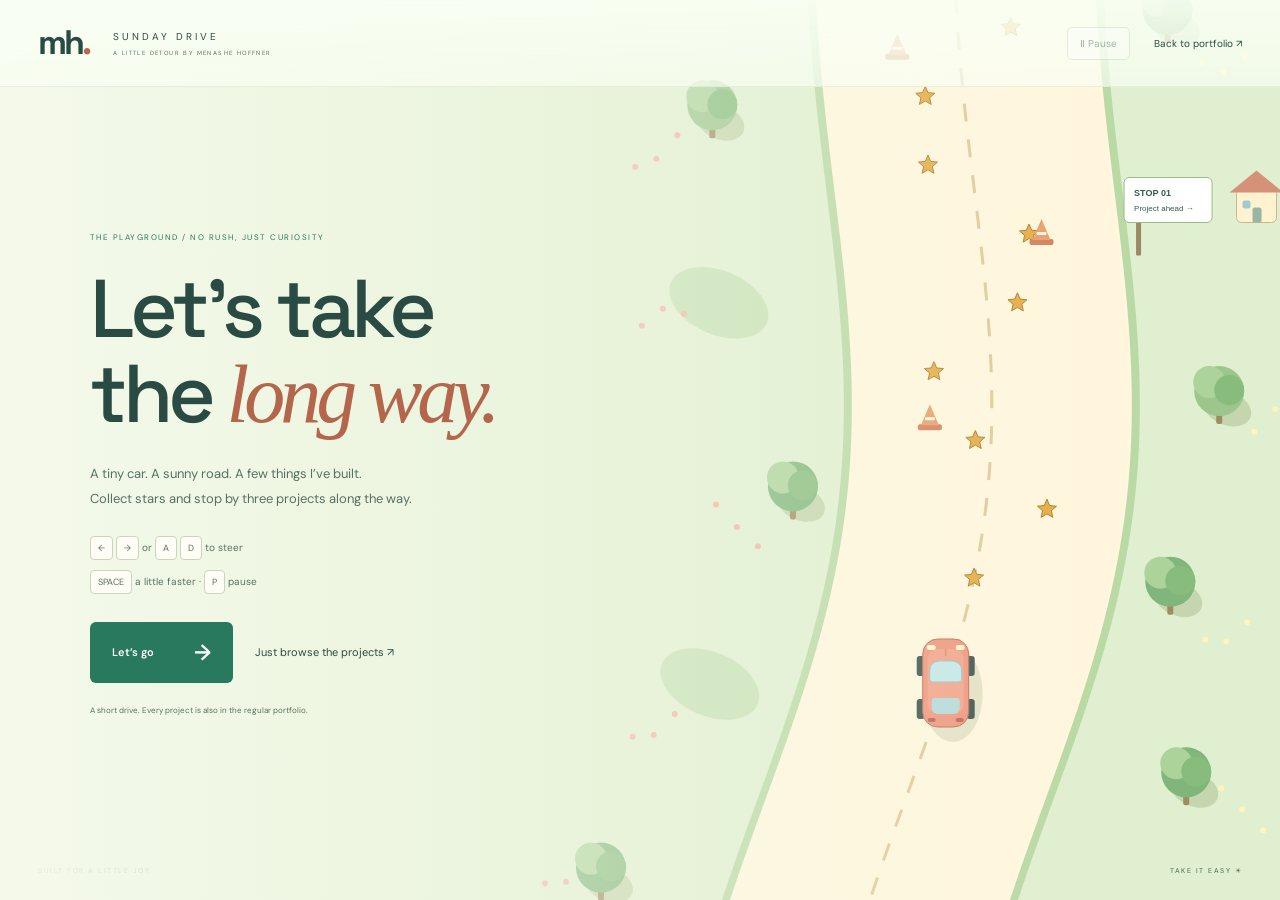
<file: drive.html>
<!doctype html>
<html lang="en">
<head>
  <meta charset="utf-8"><meta name="viewport" content="width=device-width, initial-scale=1"><meta name="theme-color" content="#eef5df">
  <meta name="description" content="A little Sunday Drive through Menashe Hoffner’s portfolio. An optional, playful road trip with three project stops.">
  <title>Sunday Drive — Menashe Hoffner</title>
  <link rel="icon" href="images/favicon.ico"><link rel="preconnect" href="https://fonts.googleapis.com"><link rel="preconnect" href="https://fonts.gstatic.com" crossorigin>
  <link href="https://fonts.googleapis.com/css2?family=DM+Sans:wght@400;500;600;700&family=Space+Grotesk:wght@400;500;600;700&display=swap" rel="stylesheet">
  <link rel="stylesheet" href="drive.css?v=play-2"><script src="projects.js" defer></script><script src="drive-engine.js" defer></script><script src="drive.js?v=play-2" defer></script>
</head>
<body>
  <main class="drive-app" aria-label="Sunday Drive portfolio game">
    <canvas id="drive-scene" tabindex="0" role="application" aria-label="Sunday Drive. Use left and right arrows or A and D to steer. Space to accelerate. P to pause."></canvas>
    <header class="drive-header"><a class="drive-brand" href="index.html" aria-label="Menashe Hoffner portfolio">mh<span>.</span></a><div class="drive-wordmark">SUNDAY DRIVE<small>A LITTLE DETOUR BY MENASHE HOFFNER</small></div><div class="drive-header-actions"><button id="pause-drive" type="button" disabled aria-label="Pause drive">Ⅱ Pause</button><a href="index.html#play">Back to portfolio ↗</a></div></header>
    <div class="drive-hud" id="drive-hud" hidden><div><small>THE SCENIC ROUTE</small><strong id="drive-stop-count">00 / 03</strong><span>project stops</span></div><div class="drive-score"><small>LITTLE SOUVENIRS</small><strong>✦ <span id="drive-stars">0</span></strong><span id="drive-speed">Taking it easy</span></div><div class="drive-progress"><i id="drive-progress"></i></div></div>
    <section class="drive-overlay" id="drive-overlay" aria-labelledby="drive-heading"><div class="drive-panel" id="drive-panel"><p class="drive-eyebrow">THE PLAYGROUND / NO RUSH, JUST CURIOSITY</p><h1 id="drive-heading">Let’s take<br>the <em>long way.</em></h1><p class="drive-description">A tiny car. A sunny road. A few things I’ve built.<br> Collect stars and stop by three projects along the way.</p><div class="drive-guide"><span><kbd>←</kbd> <kbd>→</kbd> or <kbd>A</kbd> <kbd>D</kbd> to steer</span><span><kbd>SPACE</kbd> a little faster · <kbd>P</kbd> pause</span><span class="mobile-guide">Use the touch arrows to steer. Hold Boost for a little speed.</span></div><div class="drive-actions"><button class="drive-primary" id="start-drive" type="button">Let’s go <span>→</span></button><a href="index.html#work">Just browse the projects ↗</a></div><p class="drive-footnote">A short drive. Every project is also in the regular portfolio.</p></div></section>
    <div class="drive-touch" id="drive-touch" hidden><div><button type="button" data-steer="-1" aria-label="Steer left">←</button><button type="button" data-steer="1" aria-label="Steer right">→</button></div><button type="button" id="drive-boost">Boost ↑</button></div>
    <p class="drive-bottom" aria-hidden="true">BUILT FOR A LITTLE JOY <span>TAKE IT EASY ☀</span></p><p class="drive-status" role="status" id="drive-status">Ready for a Sunday drive.</p>
    <noscript><p class="drive-noscript">JavaScript starts the drive. You can always <a href="index.html#work">browse all projects here.</a></p></noscript>
  </main>
</body>
</html>
</file>
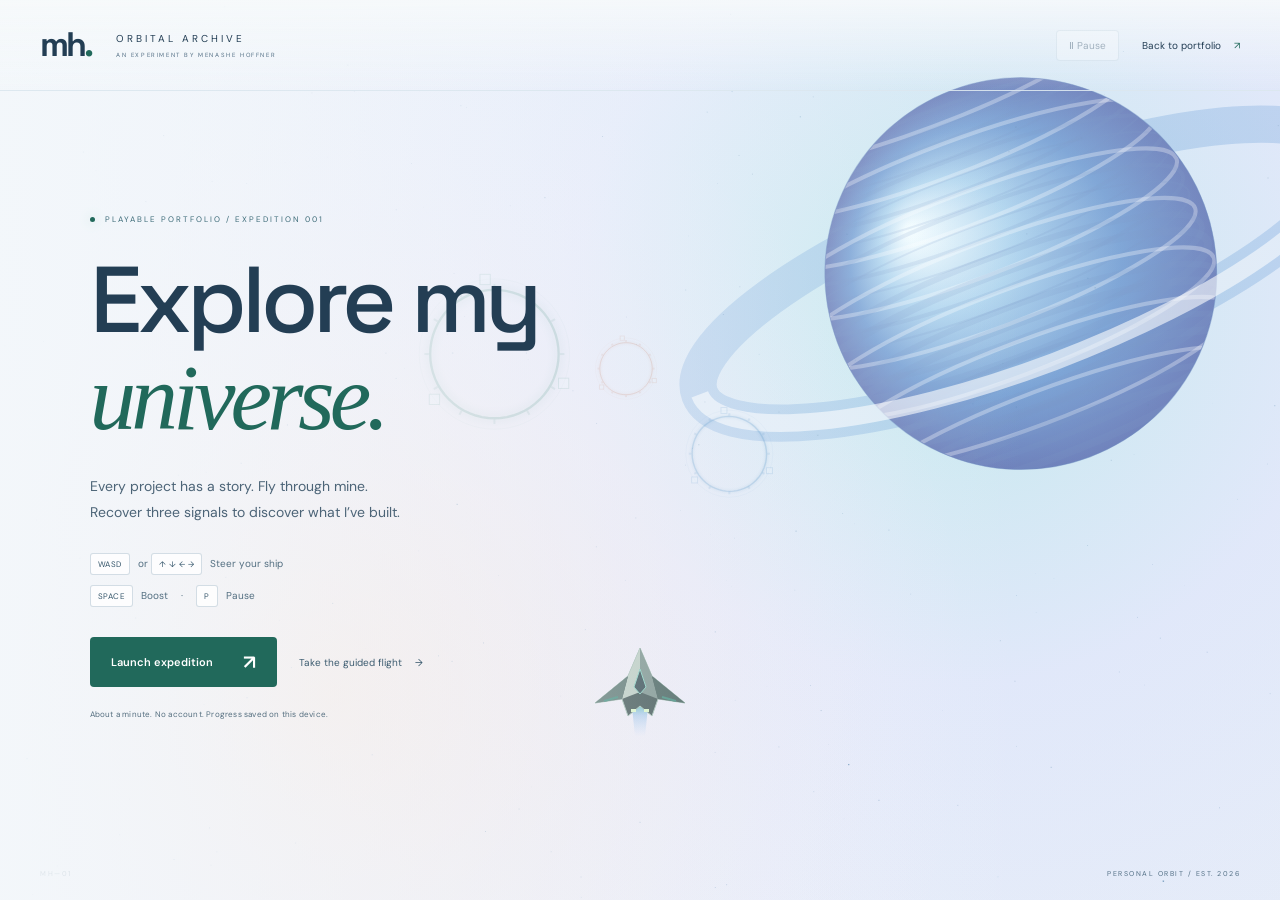
<file: game.html>
<!doctype html>
<html lang="en">
<head>
  <meta charset="utf-8"><meta name="viewport" content="width=device-width, initial-scale=1"><meta name="theme-color" content="#edf3fa">
  <meta name="description" content="Explore Menashe Hoffner’s portfolio as a space flight game. Pilot a ship, collect signals, and discover Python, Django, and computer vision projects.">
  <title>Orbital Archive — Menashe Hoffner</title>
  <link rel="icon" href="images/favicon.ico"><link rel="preconnect" href="https://fonts.googleapis.com"><link rel="preconnect" href="https://fonts.gstatic.com" crossorigin>
  <link href="https://fonts.googleapis.com/css2?family=DM+Sans:wght@400;500;600;700&family=Space+Grotesk:wght@400;500;600;700&display=swap" rel="stylesheet">
  <link rel="stylesheet" href="game.css?v=play-2"><script src="projects.js" defer></script><script src="flight-engine.js" defer></script><script src="game.js?v=play-2" defer></script>
</head>
<body>
  <main class="flight-app" aria-label="Orbital Archive portfolio game">
    <canvas id="flight-scene" tabindex="0" role="application" aria-label="Space flight. Use arrow keys or W A S D to steer, Space to boost, and P to pause." aria-describedby="flight-instructions"></canvas>
    <div class="flight-vignette" aria-hidden="true"></div>
    <header class="flight-header"><a class="flight-brand" href="index.html" aria-label="Menashe Hoffner portfolio">mh<span>.</span></a><div class="flight-wordmark">ORBITAL ARCHIVE<span>AN EXPERIMENT BY MENASHE HOFFNER</span></div><div class="flight-header-actions"><button id="pause-flight" type="button" aria-label="Pause flight" disabled>Ⅱ <span>Pause</span></button><a href="index.html#play">Back to portfolio <span aria-hidden="true">↗</span></a></div></header>
    <div class="flight-hud" id="flight-hud" hidden>
      <div class="mission-readout"><span class="hud-label">SIGNALS RECOVERED</span><strong><span id="signal-count">00</span><span class="hud-divider">/</span><span id="signal-total">03</span></strong><div class="signal-progress" id="signal-progress" aria-hidden="true"></div></div>
      <aside class="route-panel" aria-label="Project navigation"><span class="hud-label">FLIGHT PLAN</span><div id="route-list"></div><button class="assist-switch" id="assist-toggle" type="button" aria-pressed="false"><span class="assist-indicator"></span>Navigation assist <span id="assist-state">OFF</span></button></aside>
      <div class="flight-crosshair" aria-hidden="true"><span></span></div>
      <div class="target-readout"><span class="hud-label" id="target-label">NEXT SIGNAL</span><strong id="target-name">Drone Face Tracking</strong><span id="target-distance">160 u</span></div>
      <div class="flight-telemetry"><div><span class="hud-label">SCORE</span><strong id="flight-score">00000</strong></div><div class="shield-readout"><span class="hud-label">SHIELD <span id="shield-value">100%</span></span><div class="shield-track"><span id="shield-bar"></span></div></div><div><span class="hud-label">THRUST</span><strong id="flight-thrust">CRUISE</strong></div></div>
      <div class="flight-keyboard" id="flight-instructions"><span><kbd>W</kbd><kbd>A</kbd><kbd>S</kbd><kbd>D</kbd> / ARROWS TO STEER</span><span><kbd>SPACE</kbd> BOOST</span><span><kbd>P</kbd> PAUSE</span></div>
      <div class="touch-controls"><div class="touch-pad" role="group" aria-label="Steer the ship"><button type="button" data-steer="up" aria-label="Steer up">↑</button><button type="button" data-steer="left" aria-label="Steer left">←</button><span aria-hidden="true">✧</span><button type="button" data-steer="right" aria-label="Steer right">→</button><button type="button" data-steer="down" aria-label="Steer down">↓</button></div><button class="boost-button" id="touch-boost" type="button" aria-label="Hold to boost">↟<span>BOOST</span></button></div>
    </div>
    <section class="mission-overlay" id="mission-overlay" aria-labelledby="mission-heading">
      <div class="mission-panel intro-panel" id="mission-panel">
        <p class="flight-eyebrow"><span class="live-light"></span> PLAYABLE PORTFOLIO / EXPEDITION 001</p>
        <h1 id="mission-heading">Explore my<br><em>universe.</em></h1>
        <p class="mission-description">Every project has a story. Fly through mine.<br> Recover three signals to discover what I’ve built.</p>
        <div class="mission-controls-guide"><span><kbd>WASD</kbd> or <kbd>↑ ↓ ← →</kbd> Steer your ship</span><span><kbd>SPACE</kbd> Boost <span class="guide-dot">·</span> <kbd>P</kbd> Pause</span><span class="touch-flight-guide">Use the direction pad to steer.<br>Hold Boost to accelerate. Tap Ⅱ to pause.</span></div>
        <div class="mission-actions"><button class="flight-primary" id="launch-flight" type="button">Launch expedition <span aria-hidden="true">↗</span></button><button class="flight-secondary" id="launch-assisted" type="button">Take the guided flight <span aria-hidden="true">→</span></button></div>
        <p class="mission-footnote">About a minute. No account. Progress saved on this device.</p>
        <noscript><p>This experience needs JavaScript. <a href="index.html#work">Explore all projects directly →</a></p></noscript>
      </div>
    </section>
    <div class="flight-toast" id="flight-toast" role="status" aria-live="polite"></div>
    <div class="flight-status sr-only" id="flight-status" role="status" aria-live="polite"></div>
    <div class="flight-coordinate" aria-hidden="true">MH—01 <span>PERSONAL ORBIT / EST. 2026</span></div>
  </main>
</body>
</html>
</file>
<file: drive.css>
:root {
  --ink:#294b43;
  --muted:#577165;
  --green:#28795e;
  --line:#bad4b5;
  --cream:#fffdf4;
  --sans:'DM Sans',Arial,sans-serif;
  --display:'Space Grotesk',Arial,sans-serif;
  color-scheme:light;
}
* {
  box-sizing:border-box;
}
html,body {
  margin:0;
  height:100%;
  font-family:var(--sans);
  color:var(--ink);
  background:#e4f1d8;
}
[hidden] {
  display:none!important;
}
a {
  color:inherit;
  text-decoration:none;
}
button {
  cursor:pointer;
  font:inherit;
  color:inherit;
  border:0;
}
button:disabled {
  opacity:.4;
  cursor:default;
}
button:focus-visible,a:focus-visible,canvas:focus-visible {
  outline:3px solid #b65d43;
  outline-offset:4px;
}
button,a {
  -webkit-tap-highlight-color:transparent;
}
.drive-app {
  position:relative;
  height:100svh;
  min-height:600px;
  overflow:hidden;
  isolation:isolate;
}
#drive-scene {
  position:absolute;
  inset:0;
  width:100%;
  height:100%;
  display:block;
  touch-action:pan-y;
}
.drive-header {
  position:absolute;
  z-index:5;
  inset:0 0 auto;
  display:flex;
  align-items:center;
  gap:24px;
  padding:26px 38px;
  background:linear-gradient(#f9fff3ed,#f9fff3aa);
  border-bottom:1px solid #b2cba94d;
}
.drive-brand {
  font:700 34px/1 var(--display);
  letter-spacing:-3px;
}
.drive-brand span {
  color:#ba6651;
}
.drive-wordmark {
  font-size:10px;
  letter-spacing:3px;
}
.drive-wordmark small {
  display:block;
  font-size:6px;
  letter-spacing:1.4px;
  margin-top:6px;
  color:var(--muted);
}
.drive-header-actions {
  margin-left:auto;
  display:flex;
  gap:24px;
  align-items:center;
  font-size:10px;
}
.drive-header-actions button {
  background:#ffffffe0;
  padding:9px 12px;
  border:1px solid var(--line);
  border-radius:5px;
}
.drive-overlay {
  position:absolute;
  z-index:4;
  inset:0;
  padding:125px 7vw 70px;
  display:flex;
  align-items:center;
  pointer-events:none;
  background:linear-gradient(90deg,#f6faecef,transparent 85%);
}
.drive-panel {
  max-width:480px;
  pointer-events:auto;
}
.drive-eyebrow {
  font-size:8px;
  letter-spacing:1.5px;
  color:var(--green);
  margin:0 0 25px;
}
.drive-panel h1,.drive-panel h2 {
  font:500 clamp(56px,7.3vw,104px)/1.03 var(--display);
  letter-spacing:-5px;
  margin:0;
}
.drive-panel em {
  font-family:Georgia,serif;
  font-weight:400;
  color:#b3664b;
}
.drive-description {
  font-size:13px;
  line-height:1.9;
  color:var(--muted);
  margin:25px 0 0;
}
.drive-guide {
  display:grid;
  gap:10px;
  font-size:10px;
  color:var(--muted);
  margin-top:24px;
}
kbd {
  font:9px var(--sans);
  display:inline-block;
  padding:5px 7px;
  background:#fffdf5;
  border:1px solid #c9d5bd;
  border-radius:4px;
}
.mobile-guide {
  display:none;
}
.drive-actions {
  display:flex;
  align-items:center;
  gap:22px;
  margin-top:28px;
  flex-wrap:wrap;
}
.drive-actions>a,.drive-actions>button:not(.drive-primary) {
  font-size:11px;
  background:transparent;
}
.drive-primary {
  display:inline-flex;
  align-items:center;
  justify-content:space-between;
  gap:40px;
  padding:16px 22px;
  min-height:49px;
  border-radius:6px;
  background:var(--green);
  color:#fff;
  font-size:11px;
  font-weight:600;
}
.drive-primary:hover {
  background:#1e6049;
}
.drive-primary>span {
  font-size:22px;
}
.drive-footnote {
  font-size:8px;
  color:#58725f;
  margin-top:22px;
}
.drive-bottom {
  position:absolute;
  bottom:18px;
  left:38px;
  right:38px;
  font-size:7px;
  letter-spacing:1.5px;
  color:#476b51;
  pointer-events:none;
}
.drive-bottom>span {
  float:right;
}
.drive-hud {
  position:absolute;
  inset:125px 38px auto;
  z-index:2;
  display:flex;
  justify-content:space-between;
  pointer-events:none;
}
.drive-hud>div:not(.drive-progress) {
  background:#ffffffe0;
  border:1px solid #bfdbb9;
  padding:16px 20px;
  border-radius:10px;
  box-shadow:0 7px 20px #536f3c0d;
}
.drive-hud small {
  display:block;
  font-size:7px;
  letter-spacing:1.4px;
}
.drive-hud strong {
  display:block;
  font:500 29px var(--display);
  margin-top:6px;
}
.drive-hud>div>span {
  display:block;
  font-size:9px;
  color:var(--muted);
  margin-top:3px;
}
.drive-score {
  text-align:right;
}
.drive-progress {
  position:fixed;
  inset:auto 38px 50px;
  height:3px;
  background:#9bbb8d66;
}
.drive-progress>i {
  display:block;
  height:100%;
  background:var(--green);
  width:0;
  transition:width .2s;
}
.drive-overlay.centered {
  justify-content:center;
  padding:110px 20px 60px;
  background:#c1d7b760;
}
.centered .drive-panel {
  width:100%;
  max-width:530px;
  background:#fffdf7f5;
  border:1px solid #c5d6b8;
  border-radius:16px;
  padding:30px;
  box-shadow:0 25px 100px #49613b30;
  max-height:100%;
  overflow:auto;
}
.centered h2 {
  font-size:40px;
  letter-spacing:-1.8px;
}
.centered .drive-eyebrow {
  margin-bottom:12px;
}
.centered .drive-description {
  margin-top:16px;
}
.drive-project-image {
  width:100%;
  height:165px;
  display:block;
  object-fit:cover;
  margin-top:20px;
  border-radius:8px;
  border:1px solid #d3ddc7;
}
.drive-stop-links {
  display:grid;
  margin-top:20px;
}
.drive-stop-links a {
  display:flex;
  justify-content:space-between;
  padding:14px 0;
  border-top:1px solid var(--line);
  font-size:13px;
}
.drive-touch {
  display:none;
}
.drive-status {
  position:absolute;
  width:1px;
  height:1px;
  overflow:hidden;
  clip-path:inset(50%);
}
.drive-noscript {
  position:absolute;
  z-index:6;
  bottom:0;
  background:#fff;
  padding:15px;
  width:100%;
}
@media(max-width:800px) {
  .drive-panel {
    max-width:380px;
  }
  .drive-panel h1 {
    font-size:70px;
  }
  .drive-overlay {
    padding-left:6vw;
  }
}
@media(max-width:600px) {
  .drive-app {
    min-height:100svh;
  }
  .drive-header {
    padding:20px;
    gap:16px;
  }
  .drive-brand {
    font-size:30px;
  }
  .drive-wordmark {
    font-size:8px;
    letter-spacing:1.8px;
  }
  .drive-wordmark small {
    display:none;
  }
  .drive-header-actions {
    gap:12px;
    font-size:9px;
  }
  .drive-header-actions button {
    padding:7px;
  }
  .drive-overlay {
    padding:105px 25px 55px;
    background:linear-gradient(90deg,#f7faeff2,#f7faefb3);
  }
  .drive-panel h1 {
    font-size:clamp(49px,12.5vw,72px);
    letter-spacing:-3px;
  }
  .drive-eyebrow {
    font-size:7px;
    margin-bottom:20px;
  }
  .drive-description {
    font-size:12px;
    margin-top:20px;
  }
  .drive-description br {
    display:none;
  }
  .drive-guide {
    margin-top:18px;
  }
  .drive-guide>span:not(.mobile-guide) {
    display:none;
  }
  .drive-guide>.mobile-guide {
    display:block;
    font-size:10px;
    line-height:1.7;
    max-width:240px;
  }
  .drive-actions {
    gap:18px;
    margin-top:20px;
  }
  .drive-footnote {
    max-width:230px;
    font-size:8px;
  }
  .drive-bottom {
    left:20px;
    right:20px;
    font-size:6px;
    bottom:14px;
  }
  .drive-bottom>span {
    display:none;
  }
  .drive-hud {
    inset:90px 20px auto;
  }
  .drive-hud>div:not(.drive-progress) {
    padding:12px;
  }
  .drive-hud strong {
    font-size:22px;
  }
  .drive-hud small {
    font-size:6px;
  }
  .drive-progress {
    left:20px;
    right:20px;
    bottom:34px;
  }
  .drive-touch {
    position:absolute;
    display:flex;
    z-index:3;
    bottom:70px;
    left:20px;
    right:20px;
    justify-content:space-between;
    pointer-events:none;
  }
  .drive-touch button {
    pointer-events:auto;
    min-width:52px;
    height:52px;
    background:#fffdf5ed;
    border:1px solid #8ebc91;
    border-radius:10px;
    touch-action:none;
    user-select:none;
    font-size:23px;
  }
  .drive-touch>div {
    display:flex;
    gap:9px;
  }
  .drive-touch>#drive-boost {
    font-size:11px;
    padding-inline:17px;
    border-radius:50%;
    width:66px;
    height:66px;
    background:#c8e5b8ed;
  }
  .drive-touch button:active {
    background:#a6d4a1;
  }
  .drive-overlay.centered {
    padding:88px 15px 40px;
  }
  .centered .drive-panel {
    padding:24px;
  }
  .centered h2 {
    font-size:33px;
  }
  .drive-project-image {
    height:130px;
  }
}
@media(max-height:650px) and (min-width:601px) {
  .drive-panel h1 {
    font-size:65px;
  }
  .drive-overlay {
    padding-top:110px;
  }
  .drive-description {
    margin-top:18px;
  }
  .drive-guide {
    margin-top:16px;
  }
  .drive-eyebrow {
    margin-bottom:16px;
  }
}
@media(prefers-reduced-motion:reduce) {
  * {
    scroll-behavior:auto!important;
    transition:none!important;
  }
}
.drive-panel h1 {
  font-size:clamp(56px,6.4vw,90px);
}
@media(max-width:800px) {
  .drive-panel h1 {
    font-size:64px;
  }
}
@media(max-width:600px) {
  .drive-panel h1 {
    font-size:clamp(44px,11.7vw,66px);
  }
}
.drive-header-actions>button { white-space:nowrap; }
</file>
<file: game.css>
.touch-flight-guide  {
  display:none;
}
@media(max-width:600px)  {
  .mission-controls-guide>span:not(.touch-flight-guide)  {
    display:none;
  }
  .mission-controls-guide>.touch-flight-guide  {
    display:block;
    line-height:1.9;
  }
}
:root  {
  color-scheme:light;
  --space:#edf3fa;
  --ink:#233e54;
  --muted:#4c6477;
  --lime:#21695b;
  --line:#89a9bb66;
  --sans:'DM Sans',Arial,sans-serif;
  --display:'Space Grotesk',Arial,sans-serif;
}
*  {
  box-sizing:border-box;
}
html,body  {
  margin:0;
  width:100%;
  height:100%;
  background:var(--space);
  color:var(--ink);
  font-family:var(--sans);
}
button,a  {
  -webkit-tap-highlight-color:transparent;
}
button  {
  cursor:pointer;
  font:inherit;
  color:inherit;
}
button:disabled  {
  opacity:.35;
  cursor:default;
}
a  {
  color:inherit;
  text-decoration:none;
}
button:focus-visible,a:focus-visible,canvas:focus-visible  {
  outline:2px solid var(--lime);
  outline-offset:5px;
}
[hidden]  {
  display:none!important;
}
.flight-app  {
  position:relative;
  min-height:620px;
  height:100svh;
  overflow:hidden;
  isolation:isolate;
}
#flight-scene  {
  position:absolute;
  inset:0;
  width:100%;
  height:100%;
  display:block;
  touch-action:pan-y;
  outline-offset:-5px;
}
.flight-vignette  {
  position:absolute;
  inset:0;
  background:radial-gradient(ellipse at 55% 45%,transparent 25%,#dce8f52e 100%);
  pointer-events:none;
}
.flight-header  {
  position:absolute;
  z-index:5;
  top:0;
  left:0;
  right:0;
  display:flex;
  align-items:center;
  gap:25px;
  padding:28px 40px;
  border-bottom:1px solid #b7ccdf66;
  background:linear-gradient(#f7fafbdd,transparent);
}
.flight-brand  {
  font-family:var(--display);
  font-weight:700;
  font-size:34px;
  letter-spacing:-3px;
  line-height:1;
}
.flight-brand span  {
  color:var(--lime);
}
.flight-wordmark  {
  font-size:10px;
  letter-spacing:3px;
}
.flight-wordmark>span  {
  display:block;
  color:#526e84;
  font-size:6px;
  letter-spacing:1.6px;
  margin-top:6px;
}
.flight-header-actions  {
  margin-left:auto;
  display:flex;
  align-items:center;
  gap:23px;
  font-size:10px;
}
.flight-header-actions>button  {
  background:#ffffffcc;
  padding:8px 12px;
  border:1px solid var(--line);
  border-radius:4px;
}
.flight-header-actions>a>span  {
  color:var(--lime);
  margin-left:10px;
}
.mission-overlay  {
  position:absolute;
  inset:0;
  z-index:4;
  display:flex;
  align-items:center;
  padding:125px max(7vw,40px) 85px;
  pointer-events:none;
}
.mission-panel  {
  pointer-events:auto;
  max-width:520px;
}
.mission-overlay:not(.centered)  {
  background:linear-gradient(90deg,#f4f8fbe8,transparent 80%);
}
.flight-eyebrow  {
  display:flex;
  align-items:center;
  gap:10px;
  color:#3e6c79;
  font-size:8px;
  letter-spacing:2px;
  line-height:1.7;
  margin:0 0 24px;
}
.live-light  {
  width:5px;
  height:5px;
  border-radius:50%;
  background:var(--lime);
  box-shadow:0 0 13px #b0dcc8;
}
.mission-panel h1,.mission-panel h2  {
  font-family:var(--display);
  font-weight:500;
  font-size:clamp(58px,7.3vw,108px);
  letter-spacing:-5px;
  line-height:1.04;
  margin:0;
}
.mission-panel em  {
  font-family:Georgia,serif;
  font-weight:400;
  color:var(--lime);
}
.mission-description  {
  color:var(--muted);
  font-size:14px;
  line-height:1.9;
  margin:27px 0 0;
}
.mission-controls-guide  {
  margin-top:27px;
  display:flex;
  flex-direction:column;
  gap:10px;
  color:#526e80;
  font-size:10px;
}
kbd  {
  font-family:var(--sans);
  display:inline-block;
  font-size:8px;
  letter-spacing:.5px;
  padding:5px 7px;
  border:1px solid #a9bdcb80;
  border-radius:3px;
  color:#35566b;
  background:#ffffffcc;
  margin-right:5px;
}
.guide-dot  {
  margin-inline:10px;
}
.mission-actions  {
  display:flex;
  align-items:center;
  gap:22px;
  margin-top:30px;
  flex-wrap:wrap;
}
.flight-primary  {
  min-height:49px;
  padding:15px 21px;
  background:var(--lime);
  color:#ffffff;
  border:0;
  border-radius:4px;
  font-size:11px;
  font-weight:600;
  display:inline-flex;
  align-items:center;
  justify-content:space-between;
  gap:30px;
}
.flight-primary:hover  {
  background:#185447;
}
.flight-primary>span  {
  font-size:20px;
  line-height:1;
}
.flight-secondary  {
  padding:11px 0;
  background:transparent;
  border:0;
  font-size:10px;
  color:#3c5c70;
}
.flight-secondary:hover  {
  color:var(--lime);
}
.flight-secondary>span  {
  margin-left:10px;
}
.mission-footnote  {
  font-size:8px;
  color:#536d7e;
  margin-top:22px;
  letter-spacing:.2px;
}
.flight-coordinate  {
  position:absolute;
  bottom:22px;
  left:40px;
  right:40px;
  display:flex;
  justify-content:space-between;
  color:#526f85;
  font-size:7px;
  letter-spacing:1.5px;
  pointer-events:none;
}
.mission-readout  {
  position:absolute;
  top:135px;
  left:40px;
  pointer-events:none;
}
.hud-label  {
  display:block;
  color:#4e6e84;
  font-size:7px;
  letter-spacing:1.6px;
}
.mission-readout>strong  {
  font-family:var(--display);
  display:block;
  font-size:44px;
  font-weight:400;
  letter-spacing:-2px;
  margin-top:8px;
  line-height:1;
}
.hud-divider  {
  color:#6a8b9e;
  margin-inline:8px;
  font-size:23px;
}
#signal-total  {
  color:#5d798e;
  font-size:25px;
}
.signal-progress  {
  display:flex;
  gap:5px;
  margin-top:15px;
}
.signal-progress>i  {
  display:block;
  height:2px;
  width:25px;
  background:#b3cad5;
}
.signal-progress>i.found  {
  background:var(--lime);
  box-shadow:0 0 8px #61ad9340;
}
.route-panel  {
  position:absolute;
  right:35px;
  top:134px;
  width:190px;
  padding:16px;
  border:1px solid #b2c8d980;
  background:#ffffffd9;
  backdrop-filter:blur(10px);
  border-radius:6px;
}
#route-list  {
  margin-block:12px;
}
.route-node  {
  display:flex;
  gap:9px;
  align-items:center;
  width:100%;
  border:0;
  background:none;
  text-align:left;
  padding:10px 0;
  color:#355c73;
}
.route-node .node-number  {
  font-size:8px;
  color:#56778b;
  font-variant-numeric:tabular-nums;
}
.route-node strong  {
  font-size:9px;
  font-weight:500;
  display:block;
  line-height:1.5;
}
.route-node small  {
  display:block;
  color:#547184;
  font-size:6px;
  letter-spacing:1px;
  margin-top:2px;
}
.route-node.found  {
  color:var(--lime);
}
.route-node.active .node-number  {
  color:var(--lime);
}
.route-node:hover  {
  color:#21695b;
}
.assist-switch  {
  display:flex;
  align-items:center;
  gap:6px;
  width:100%;
  padding:12px 0 0;
  border:0;
  border-top:1px solid var(--line);
  background:none;
  font-size:8px;
  color:#4c6c7e;
  text-align:left;
}
.assist-switch>span:last-child  {
  margin-left:auto;
  font-size:7px;
}
.assist-indicator  {
  width:5px;
  height:5px;
  background:#8aabb8;
  border-radius:50%;
}
.assist-switch[aria-pressed=true] .assist-indicator  {
  background:var(--lime);
}
.assist-switch[aria-pressed=true]  {
  color:var(--lime);
}
.flight-crosshair  {
  position:absolute;
  left:50%;
  top:46%;
  width:24px;
  height:24px;
  border:1px solid #386e8b66;
  border-radius:50%;
  transform:translate(-50%,-50%);
  pointer-events:none;
}
.flight-crosshair::before,.flight-crosshair::after  {
  content:'';
  position:absolute;
  background:#386e8b80;
}
.flight-crosshair::before  {
  width:6px;
  height:1px;
  top:11px;
  left:8px;
}
.flight-crosshair::after  {
  width:1px;
  height:6px;
  top:8px;
  left:11px;
}
.target-readout  {
  position:absolute;
  left:50%;
  top:57%;
  transform:translateX(-50%);
  text-align:center;
  pointer-events:none;
}
.target-readout>strong  {
  display:block;
  font-family:var(--display);
  font-size:12px;
  font-weight:400;
  margin-block:6px 3px;
  color:#244f6b;
}
.target-readout>span:last-child  {
  font-size:8px;
  color:#3e637b;
  font-variant-numeric:tabular-nums;
}
.flight-telemetry  {
  position:absolute;
  bottom:87px;
  left:40px;
  right:40px;
  display:flex;
  align-items:center;
  justify-content:space-between;
  gap:24px;
  pointer-events:none;
}
.flight-telemetry>div>strong  {
  display:block;
  font-family:var(--display);
  font-size:22px;
  font-weight:400;
  margin-top:7px;
  letter-spacing:1px;
  font-variant-numeric:tabular-nums;
}
.shield-readout  {
  width:160px;
}
.shield-readout .hud-label  {
  display:flex;
  justify-content:space-between;
}
.shield-track  {
  margin-top:15px;
  width:100%;
  height:3px;
  background:#b9d1da;
}
.shield-track>span  {
  display:block;
  width:100%;
  height:100%;
  background:var(--lime);
  transition:width .3s;
}
#flight-thrust  {
  font-size:15px;
  color:var(--lime);
}
.flight-keyboard  {
  position:absolute;
  left:50%;
  bottom:22px;
  transform:translateX(-50%);
  display:flex;
  gap:24px;
  align-items:center;
  white-space:nowrap;
  color:#4c6e83;
  font-size:6px;
  letter-spacing:.6px;
}
.flight-keyboard kbd  {
  font-size:6px;
  padding:4px;
  margin-right:4px;
}
.touch-controls  {
  display:none;
}
.flight-toast  {
  position:absolute;
  z-index:8;
  left:50%;
  top:105px;
  transform:translateX(-50%);
  color:var(--lime);
  background:#fffffff2;
  border:1px solid #94b7c180;
  padding:11px 17px;
  border-radius:4px;
  font-size:9px;
  letter-spacing:.7px;
  opacity:0;
  pointer-events:none;
  transition:opacity .2s;
  text-align:center;
}
.flight-toast.visible  {
  opacity:1;
}
.sr-only  {
  position:absolute;
  width:1px;
  height:1px;
  padding:0;
  overflow:hidden;
  clip:rect(0,0,0,0);
  white-space:nowrap;
}
.mission-overlay.centered  {
  justify-content:center;
  padding:110px 24px 50px;
  background:#aebed54a;
  backdrop-filter:blur(8px);
  overflow-y:auto;
}
.mission-overlay.centered .mission-panel  {
  width:min(580px,100%);
  max-width:580px;
  padding:30px;
  background:#fcfdfbf5;
  border:1px solid #bdcedb;
  border-radius:9px;
  box-shadow:0 25px 100px #3b577e25;
}
.mission-overlay.centered .mission-panel h2  {
  font-size:40px;
  letter-spacing:-1.8px;
  line-height:1.1;
}
.mission-overlay.centered .flight-eyebrow  {
  margin-bottom:15px;
  font-size:7px;
}
.mission-overlay.centered .mission-description  {
  font-size:12px;
  margin-top:17px;
}
.discovery-media  {
  margin-top:22px;
  border:1px solid #b6ccd6;
  border-radius:5px;
  overflow:hidden;
  background:#e6eef4;
}
.discovery-media img  {
  width:100%;
  display:block;
  height:170px;
  object-fit:cover;
  object-position:center 35%;
  filter:saturate(.6);
}
.discovery-media video  {
  display:block;
  width:100%;
  max-height:230px;
}
.discovery-tags  {
  display:flex;
  gap:8px;
  flex-wrap:wrap;
  margin-top:15px;
}
.discovery-tags>span  {
  padding:4px 8px;
  border:1px solid #b6cfd5;
  color:#4c6e7c;
  font-size:7px;
  border-radius:3px;
}
.mission-panel .case-link  {
  font-size:10px;
  color:var(--lime);
  display:inline-block;
  margin-top:19px;
}
.mission-overlay.centered .mission-actions  {
  gap:20px;
  margin-top:22px;
}
.mission-overlay.centered .flight-primary  {
  min-height:43px;
  font-size:10px;
  padding:12px 17px;
}
.completion-projects  {
  margin-top:23px;
  display:flex;
  flex-direction:column;
}
.completion-projects>a  {
  display:flex;
  align-items:center;
  gap:12px;
  border-top:1px solid #b4cbd770;
  padding:13px 0;
  font-size:12px;
}
.completion-projects>a>span:first-child  {
  color:var(--lime);
  font-size:9px;
}
.completion-projects>a>span:last-child  {
  margin-left:auto;
  color:var(--lime);
}
.completion-score  {
  font-size:9px;
  color:#476b7c;
  margin-top:15px;
  letter-spacing:1px;
}
.reduced-motion .flight-toast,.reduced-motion .shield-track>span  {
  transition:none;
}
@media(max-width:900px)  {
  .flight-header  {
    padding:23px 25px;
    gap:18px;
  }
  .flight-wordmark  {
    font-size:9px;
    letter-spacing:2px;
  }
  .flight-header-actions  {
    gap:14px;
    font-size:9px;
  }
  .mission-overlay  {
    padding-left:6vw;
  }
  .mission-panel h1  {
    font-size:74px;
  }
  .mission-panel  {
    max-width:420px;
  }
  .mission-description  {
    font-size:13px;
  }
  .mission-readout  {
    left:25px;
    top:120px;
  }
  .route-panel  {
    right:25px;
    top:120px;
    width:170px;
    padding:13px;
  }
  .flight-telemetry  {
    left:25px;
    right:25px;
  }
  .flight-coordinate  {
    left:25px;
    right:25px;
  }
  .flight-coordinate>span  {
    display:none;
  }
  .flight-keyboard  {
    gap:14px;
  }
}
@media(max-width:600px)  {
  .flight-app  {
    min-height:640px;
  }
  .flight-header  {
    padding:19px 18px;
    gap:13px;
  }
  .flight-brand  {
    font-size:29px;
  }
  .flight-wordmark  {
    font-size:8px;
    letter-spacing:1.3px;
  }
  .flight-wordmark>span  {
    display:none;
  }
  .flight-header-actions  {
    gap:12px;
    font-size:8px;
  }
  .flight-header-actions>button  {
    padding:7px 10px;
  }
  .flight-header-actions>button>span  {
    display:none;
  }
  .flight-header-actions>a>span  {
    margin-left:3px;
  }
  .mission-overlay  {
    padding:108px 25px 60px;
    align-items:center;
  }
  .mission-panel h1  {
    font-size:clamp(55px,14vw,74px);
    letter-spacing:-3.8px;
  }
  .flight-eyebrow  {
    font-size:6px;
    letter-spacing:1.2px;
    margin-bottom:22px;
  }
  .mission-description  {
    font-size:12px;
    margin-top:23px;
  }
  .mission-controls-guide  {
    font-size:9px;
    margin-top:25px;
  }
  .mission-actions  {
    gap:15px;
    margin-top:26px;
  }
  .flight-primary  {
    padding:13px 17px;
    font-size:10px;
    gap:24px;
  }
  .flight-secondary  {
    font-size:9px;
  }
  .mission-footnote  {
    font-size:7px;
    max-width:260px;
    line-height:1.8;
  }
  .mission-readout  {
    left:18px;
    top:94px;
  }
  .hud-label  {
    font-size:6px;
    letter-spacing:1.2px;
  }
  .mission-readout>strong  {
    font-size:32px;
  }
  #signal-total  {
    font-size:20px;
  }
  .signal-progress>i  {
    width:19px;
  }
  .route-panel  {
    top:92px;
    right:18px;
    width:148px;
    padding:10px 12px;
  }
  .route-node  {
    gap:7px;
    padding:7px 0;
  }
  .route-node strong  {
    font-size:8px;
  }
  .route-node small  {
    font-size:5px;
  }
  .assist-switch  {
    font-size:6px;
    gap:4px;
    padding-top:10px;
  }
  .assist-switch>span:last-child  {
    font-size:6px;
  }
  .target-readout  {
    top:49%;
    max-width:190px;
    width:100%;
  }
  .target-readout>strong  {
    font-size:11px;
  }
  .flight-crosshair  {
    top:44%;
  }
  .flight-telemetry  {
    bottom:185px;
    left:18px;
    right:18px;
    gap:16px;
  }
  .flight-telemetry>div>strong  {
    font-size:18px;
  }
  .shield-readout  {
    width:100px;
  }
  .shield-track  {
    margin-top:11px;
  }
  #flight-thrust  {
    font-size:12px;
  }
  .flight-keyboard  {
    display:none;
  }
  .flight-coordinate  {
    bottom:14px;
    left:18px;
    right:18px;
    font-size:6px;
  }
  .touch-controls  {
    position:absolute;
    left:18px;
    right:18px;
    bottom:35px;
    display:flex;
    align-items:center;
    justify-content:space-between;
  }
  .touch-pad  {
    display:grid;
    grid-template-columns:38px 38px 38px;
    grid-template-rows:38px 38px 38px;
    gap:3px;
  }
  .touch-pad button  {
    border:1px solid #91b5c6aa;
    border-radius:6px;
    background:#ffffffdf;
    color:var(--lime);
    font-size:20px;
    touch-action:none;
    user-select:none;
  }
  .touch-pad button[data-steer=up]  {
    grid-column:2;
  }
  .touch-pad button[data-steer=left]  {
    grid-column:1;
    grid-row:2;
  }
  .touch-pad button[data-steer=right]  {
    grid-column:3;
    grid-row:2;
  }
  .touch-pad button[data-steer=down]  {
    grid-column:2;
    grid-row:3;
  }
  .touch-pad>span  {
    grid-column:2;
    grid-row:2;
    display:grid;
    place-items:center;
    color:#4e809c80;
  }
  .boost-button  {
    width:72px;
    height:72px;
    border:1px solid #82adbd;
    border-radius:50%;
    background:#d5efe5ed;
    color:var(--lime);
    font-size:29px;
    touch-action:none;
    user-select:none;
  }
  .boost-button>span  {
    display:block;
    font-size:7px;
    letter-spacing:1px;
    margin-top:1px;
  }
  .boost-button:active,.touch-pad button:active  {
    background:#a6d8c6;
  }
  .mission-overlay.centered  {
    padding:85px 14px 25px;
  }
  .mission-overlay.centered .mission-panel  {
    padding:22px;
  }
  .mission-overlay.centered .mission-panel h2  {
    font-size:31px;
    letter-spacing:-1.2px;
  }
  .mission-overlay.centered .mission-description  {
    font-size:11px;
    line-height:1.8;
  }
  .discovery-media img  {
    height:145px;
  }
  .discovery-media video  {
    max-height:190px;
  }
  .mission-overlay.centered .flight-eyebrow  {
    font-size:6px;
    letter-spacing:1.3px;
  }
  .flight-toast  {
    top:74px;
    font-size:8px;
    padding:9px 12px;
    max-width:90%;
  }
}
@media(max-height:650px) and (min-width:601px)  {
  .flight-app  {
    min-height:500px;
  }
  .flight-header  {
    padding-block:18px;
  }
  .mission-panel h1  {
    font-size:65px;
  }
  .mission-description  {
    margin-top:17px;
  }
  .mission-controls-guide  {
    margin-top:18px;
  }
  .mission-actions  {
    margin-top:20px;
  }
  .mission-footnote  {
    margin-top:15px;
  }
  .mission-overlay.centered  {
    align-items:flex-start;
    padding-top:90px;
  }
}
@media(max-height:640px)  {
  .flight-app  {
    min-height:100svh;
  }
  .mission-overlay  {
    overflow-y:auto;
    padding-top:95px;
    padding-bottom:35px;
  }
  .mission-panel h1  {
    font-size:54px;
  }
  .mission-description  {
    margin-top:16px;
  }
  .mission-controls-guide  {
    margin-top:17px;
  }
  .mission-actions  {
    margin-top:20px;
  }
  .mission-overlay.centered  {
    align-items:flex-start;
  }
}
</file>
